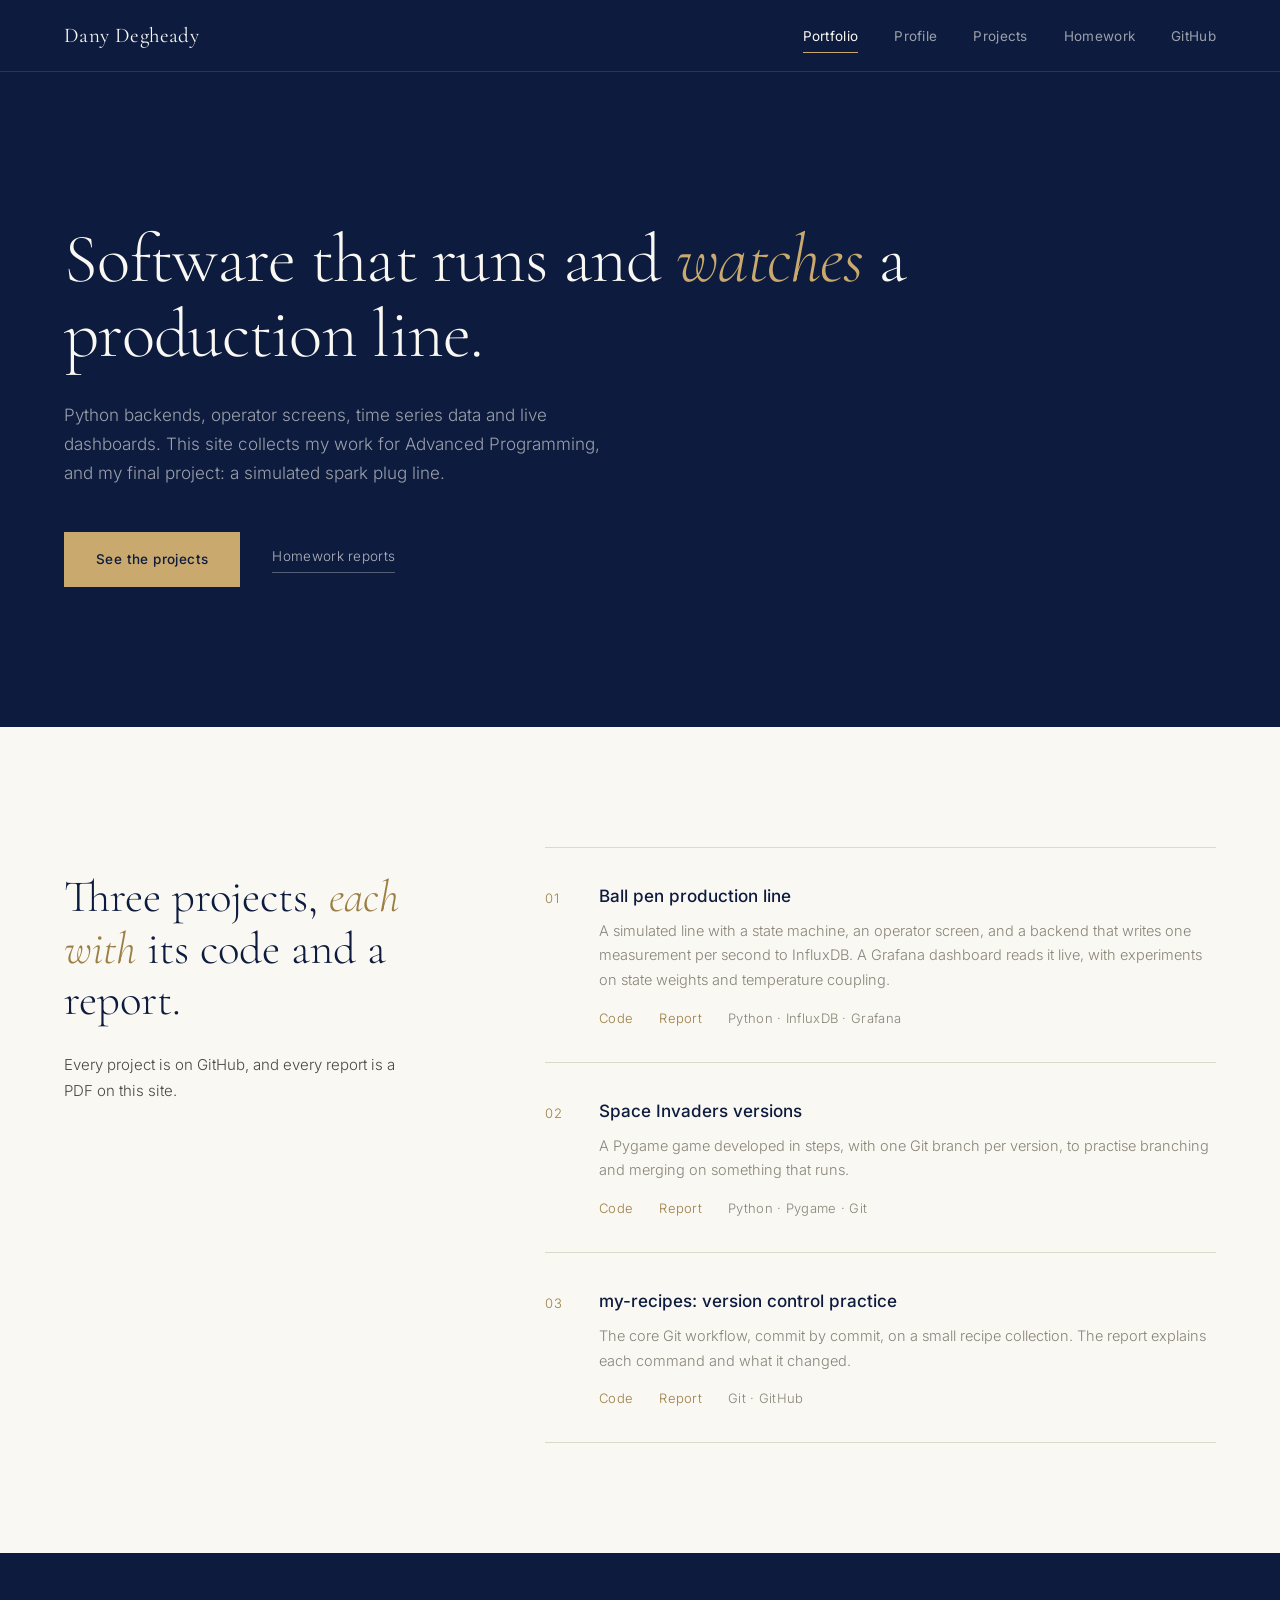
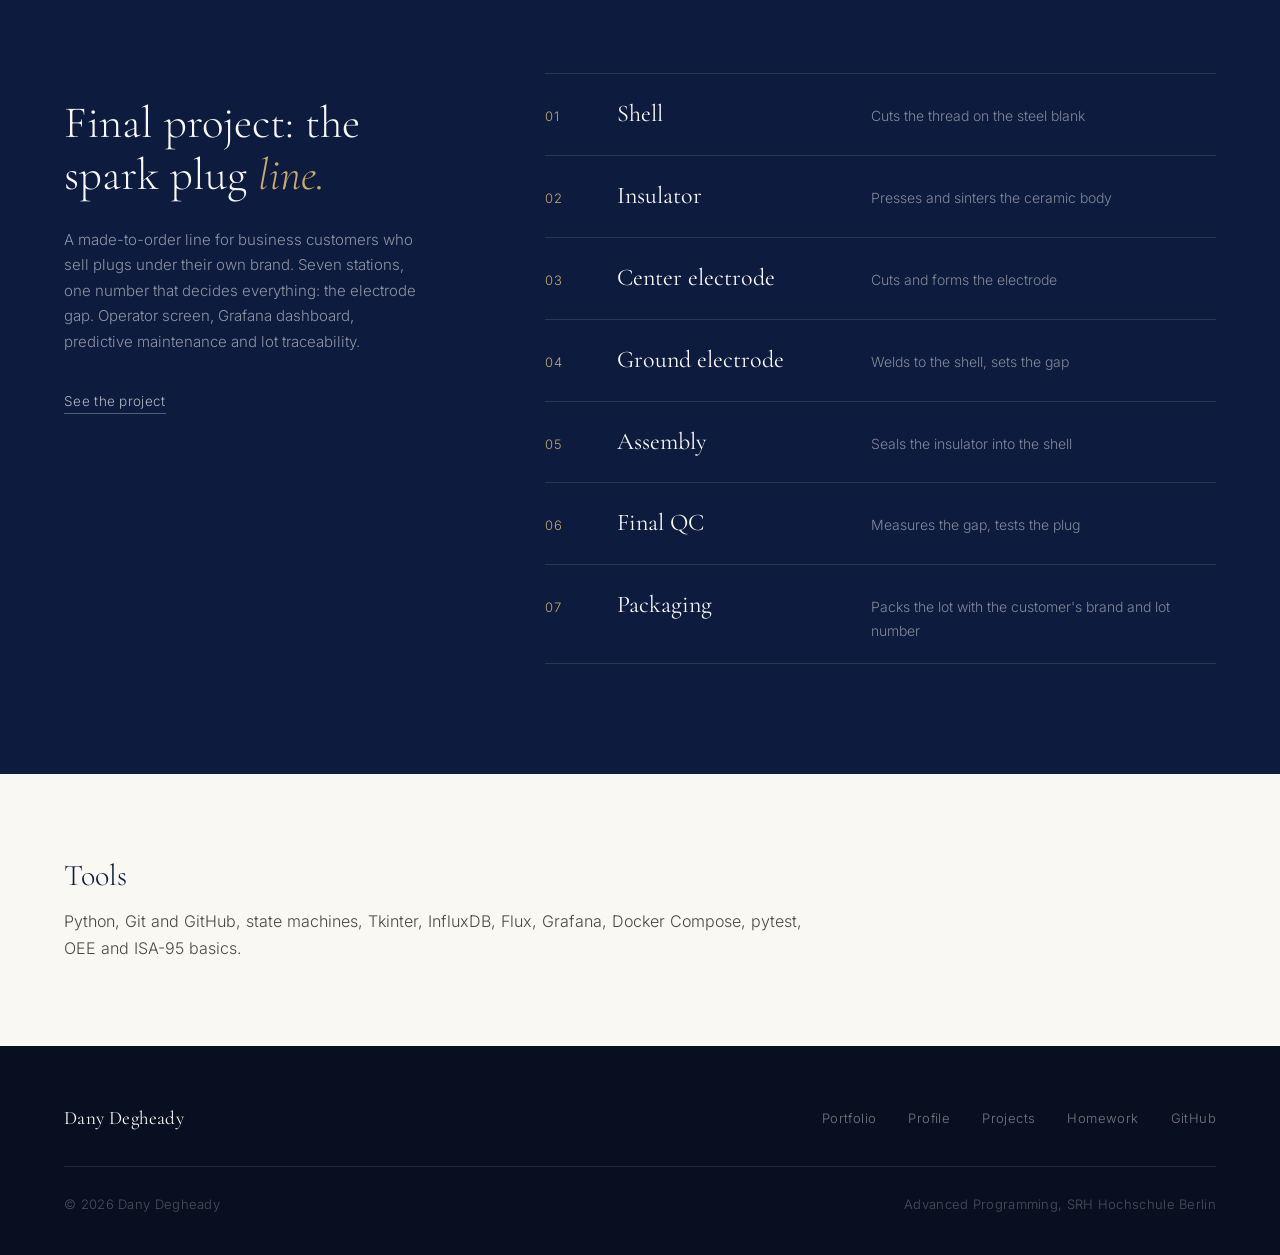
<file: index.html>
<!DOCTYPE html>
<html lang="en">
<head>
<meta charset="utf-8">
<meta name="viewport" content="width=device-width, initial-scale=1">
<title>Dany Degheady | Mechatronics Portfolio</title>
<meta name="description" content="Portfolio of Dany Degheady, Mechatronics Engineering student at SRH Hochschule Berlin: production line simulation, Python, Grafana, InfluxDB.">
<meta name="theme-color" content="#0D1B3E">
<link rel="stylesheet" href="style.css">
</head>
<body>
<header class="nav">
  <a class="logo" href="index.html">Dany Degheady</a>
  <ul>
    <li><a href="index.html" class="active">Portfolio</a></li>
    <li><a href="profile.html">Profile</a></li>
    <li><a href="projects.html">Projects</a></li>
    <li><a href="homework.html">Homework</a></li>
    <li><a href="https://github.com/danydegheady08-lang">GitHub</a></li>
  </ul>
</header>
<main>
<section class="hero">
  <div class="hero-in reveal">
    <div>
      <h1>Software that runs and <em>watches</em> a production line.</h1>
      <p class="sub">Python backends, operator screens, time series data and live dashboards. This site collects my work for Advanced Programming, and my final project: a simulated spark plug line.</p>
      <div class="actions">
        <a class="btn" href="projects.html">See the projects</a>
        <a class="link-u" href="homework.html">Homework reports</a>
      </div>
    </div>
  </div>
</section>

<section class="sec cream">
  <div class="sec-in split reveal">
    <div>
      <h2>Three projects, <em>each with</em> its code and a report.</h2>
      <p>Every project is on GitHub, and every report is a PDF on this site.</p>
    </div>
    <div class="list">
      <div class="item">
        <div class="num">01</div>
        <div>
          <h4>Ball pen production line</h4>
          <p>A simulated line with a state machine, an operator screen, and a backend that writes one measurement per second to InfluxDB. A Grafana dashboard reads it live, with experiments on state weights and temperature coupling.</p>
          <div class="meta"><a href="https://github.com/danydegheady08-lang/production-line">Code</a><a href="homework/HW6_Production_Line_Exercises.pdf">Report</a><span class="tagx">Python &middot; InfluxDB &middot; Grafana</span></div>
        </div>
      </div>
      <div class="item">
        <div class="num">02</div>
        <div>
          <h4>Space Invaders versions</h4>
          <p>A Pygame game developed in steps, with one Git branch per version, to practise branching and merging on something that runs.</p>
          <div class="meta"><a href="https://github.com/danydegheady08-lang/space-invaders">Code</a><a href="homework/HW2_Space_Invaders_Versions.pdf">Report</a><span class="tagx">Python &middot; Pygame &middot; Git</span></div>
        </div>
      </div>
      <div class="item">
        <div class="num">03</div>
        <div>
          <h4>my-recipes: version control practice</h4>
          <p>The core Git workflow, commit by commit, on a small recipe collection. The report explains each command and what it changed.</p>
          <div class="meta"><a href="https://github.com/danydegheady08-lang/my-recipes">Code</a><a href="homework/HW3_Git_Recipes.pdf">Report</a><span class="tagx">Git &middot; GitHub</span></div>
        </div>
      </div>
    </div>
  </div>
</section>

<section class="sec dark">
  <div class="sec-in split dark reveal">
    <div>
      <h2 class="on-dark">Final project: the spark plug <em>line.</em></h2>
      <p>A made-to-order line for business customers who sell plugs under their own brand. Seven stations, one number that decides everything: the electrode gap. Operator screen, Grafana dashboard, predictive maintenance and lot traceability.</p>
      <div style="margin-top:34px"><a class="link-u" href="projects.html#final-project">See the project</a></div>
    </div>
    <div class="stations">
      <div class="st"><span class="no">01</span><b>Shell</b><span>Cuts the thread on the steel blank</span></div>
      <div class="st"><span class="no">02</span><b>Insulator</b><span>Presses and sinters the ceramic body</span></div>
      <div class="st"><span class="no">03</span><b>Center electrode</b><span>Cuts and forms the electrode</span></div>
      <div class="st"><span class="no">04</span><b>Ground electrode</b><span>Welds to the shell, sets the gap</span></div>
      <div class="st"><span class="no">05</span><b>Assembly</b><span>Seals the insulator into the shell</span></div>
      <div class="st"><span class="no">06</span><b>Final QC</b><span>Measures the gap, tests the plug</span></div>
      <div class="st"><span class="no">07</span><b>Packaging</b><span>Packs the lot with the customer's brand and lot number</span></div>
    </div>
  </div>
</section>

<section class="sec cream tight">
  <div class="sec-in reveal">
    <h3 class="small-h">Tools</h3>
    <p class="plain">Python, Git and GitHub, state machines, Tkinter, InfluxDB, Flux, Grafana, Docker Compose, pytest, OEE and ISA-95 basics.</p>
  </div>
</section>
</main>
<footer class="foot-site">
  <div class="foot-in">
    <div class="foot-top">
      <a class="logo" href="index.html">Dany Degheady</a>
      <ul>
        <li><a href="index.html">Portfolio</a></li>
        <li><a href="profile.html">Profile</a></li>
        <li><a href="projects.html">Projects</a></li>
        <li><a href="homework.html">Homework</a></li>
        <li><a href="https://github.com/danydegheady08-lang">GitHub</a></li>
      </ul>
    </div>
    <div class="foot-bot"><span>&copy; 2026 Dany Degheady</span><span>Advanced Programming, SRH Hochschule Berlin</span></div>
  </div>
</footer>
<script>
(function () {
  if (!("IntersectionObserver" in window) || window.matchMedia("(prefers-reduced-motion: reduce)").matches) return;
  var els = document.querySelectorAll(".reveal");
  var io = new IntersectionObserver(function (entries) {
    entries.forEach(function (e) { if (e.isIntersecting) { e.target.classList.add("in"); io.unobserve(e.target); } });
  }, { threshold: 0.12, rootMargin: "0px 0px -6% 0px" });
  document.documentElement.classList.add("js");
  els.forEach(function (el) { io.observe(el); });
})();
</script>
</body>
</html>
</file>
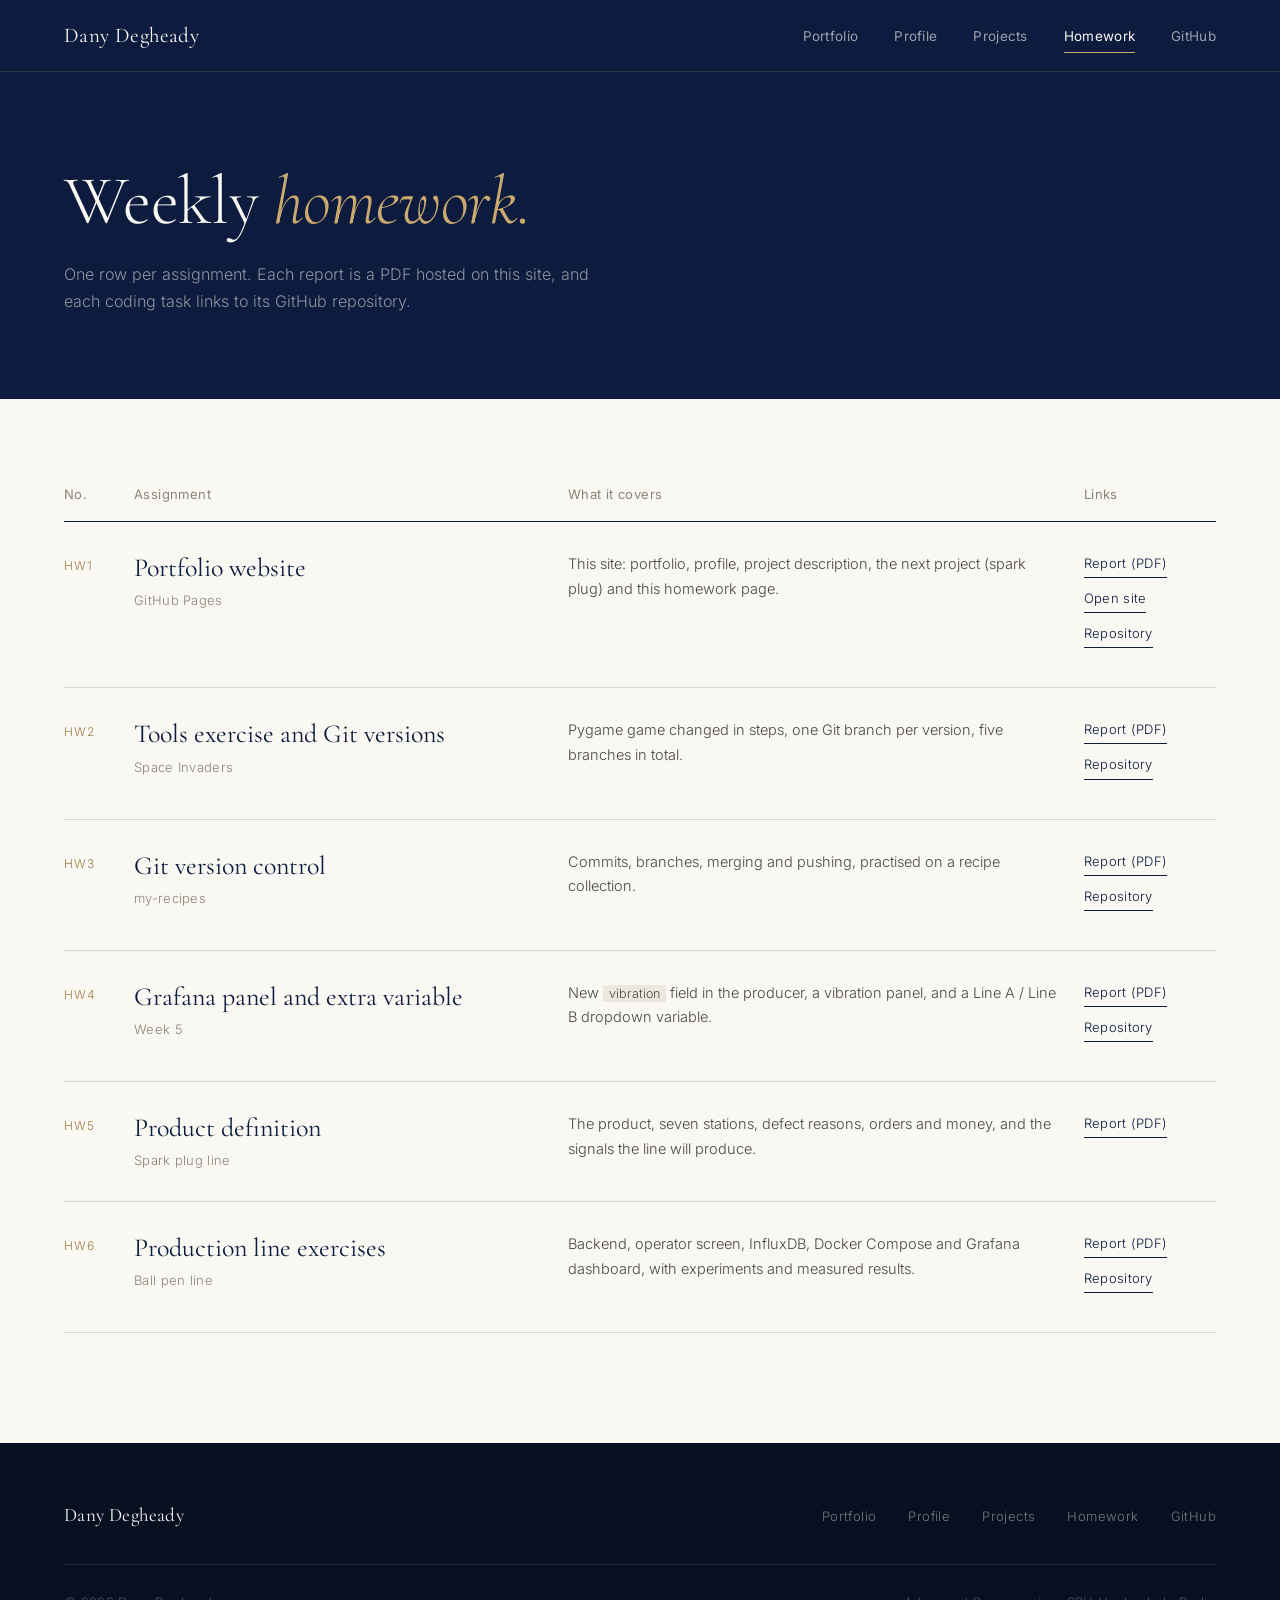
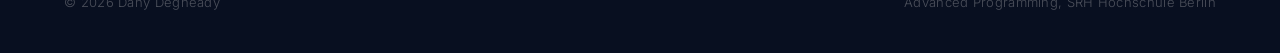
<file: homework.html>
<!DOCTYPE html>
<html lang="en">
<head>
<meta charset="utf-8">
<meta name="viewport" content="width=device-width, initial-scale=1">
<title>Homework | Dany Degheady</title>
<meta name="description" content="Weekly homework for Advanced Programming at SRH Hochschule Berlin, with reports and repositories.">
<meta name="theme-color" content="#0D1B3E">
<link rel="stylesheet" href="style.css">
</head>
<body>
<header class="nav">
  <a class="logo" href="index.html">Dany Degheady</a>
  <ul>
    <li><a href="index.html">Portfolio</a></li>
    <li><a href="profile.html">Profile</a></li>
    <li><a href="projects.html">Projects</a></li>
    <li><a href="homework.html" class="active">Homework</a></li>
    <li><a href="https://github.com/danydegheady08-lang">GitHub</a></li>
  </ul>
</header>
<main>
<section class="pagehead">
  <div class="pagehead-in reveal">
    <h1>Weekly <em>homework.</em></h1>
    <p>One row per assignment. Each report is a PDF hosted on this site, and each coding task links to its GitHub repository.</p>
  </div>
</section>

<section class="sec cream" style="padding-top:84px">
  <div class="sec-in">
    <table class="hw reveal">
      <thead><tr><th>No.</th><th>Assignment</th><th>What it covers</th><th>Links</th></tr></thead>
      <tbody>
        <tr>
          <td class="id">HW1</td>
          <td class="ttl"><b>Portfolio website</b><small>GitHub Pages</small></td>
          <td class="desc">This site: portfolio, profile, project description, the next project (spark plug) and this homework page.</td>
          <td class="lnk"><a href="homework/HW1_Portfolio_Website.pdf">Report (PDF)</a><a href="index.html">Open site</a><a href="https://github.com/danydegheady08-lang/danydegheady08-lang.github.io">Repository</a></td>
        </tr>
        <tr>
          <td class="id">HW2</td>
          <td class="ttl"><b>Tools exercise and Git versions</b><small>Space Invaders</small></td>
          <td class="desc">Pygame game changed in steps, one Git branch per version, five branches in total.</td>
          <td class="lnk"><a href="homework/HW2_Space_Invaders_Versions.pdf">Report (PDF)</a><a href="https://github.com/danydegheady08-lang/space-invaders">Repository</a></td>
        </tr>
        <tr>
          <td class="id">HW3</td>
          <td class="ttl"><b>Git version control</b><small>my-recipes</small></td>
          <td class="desc">Commits, branches, merging and pushing, practised on a recipe collection.</td>
          <td class="lnk"><a href="homework/HW3_Git_Recipes.pdf">Report (PDF)</a><a href="https://github.com/danydegheady08-lang/my-recipes">Repository</a></td>
        </tr>
        <tr>
          <td class="id">HW4</td>
          <td class="ttl"><b>Grafana panel and extra variable</b><small>Week 5</small></td>
          <td class="desc">New <code>vibration</code> field in the producer, a vibration panel, and a Line A / Line B dropdown variable.</td>
          <td class="lnk"><a href="homework/HW4_Grafana_Panel_Extra_Variable.pdf">Report (PDF)</a><a href="https://github.com/danydegheady08-lang/production-line">Repository</a></td>
        </tr>
        <tr>
          <td class="id">HW5</td>
          <td class="ttl"><b>Product definition</b><small>Spark plug line</small></td>
          <td class="desc">The product, seven stations, defect reasons, orders and money, and the signals the line will produce.</td>
          <td class="lnk"><a href="homework/HW5_Product_Definition_Spark_Plug.pdf">Report (PDF)</a></td>
        </tr>
        <tr>
          <td class="id">HW6</td>
          <td class="ttl"><b>Production line exercises</b><small>Ball pen line</small></td>
          <td class="desc">Backend, operator screen, InfluxDB, Docker Compose and Grafana dashboard, with experiments and measured results.</td>
          <td class="lnk"><a href="homework/HW6_Production_Line_Exercises.pdf">Report (PDF)</a><a href="https://github.com/danydegheady08-lang/production-line">Repository</a></td>
        </tr>
      </tbody>
    </table>
  </div>
</section>
</main>
<footer class="foot-site">
  <div class="foot-in">
    <div class="foot-top">
      <a class="logo" href="index.html">Dany Degheady</a>
      <ul>
        <li><a href="index.html">Portfolio</a></li>
        <li><a href="profile.html">Profile</a></li>
        <li><a href="projects.html">Projects</a></li>
        <li><a href="homework.html">Homework</a></li>
        <li><a href="https://github.com/danydegheady08-lang">GitHub</a></li>
      </ul>
    </div>
    <div class="foot-bot"><span>&copy; 2026 Dany Degheady</span><span>Advanced Programming, SRH Hochschule Berlin</span></div>
  </div>
</footer>
<script>
(function () {
  if (!("IntersectionObserver" in window) || window.matchMedia("(prefers-reduced-motion: reduce)").matches) return;
  var els = document.querySelectorAll(".reveal");
  var io = new IntersectionObserver(function (entries) {
    entries.forEach(function (e) { if (e.isIntersecting) { e.target.classList.add("in"); io.unobserve(e.target); } });
  }, { threshold: 0.12, rootMargin: "0px 0px -6% 0px" });
  document.documentElement.classList.add("js");
  els.forEach(function (el) { io.observe(el); });
})();
</script>
</body>
</html>
</file>
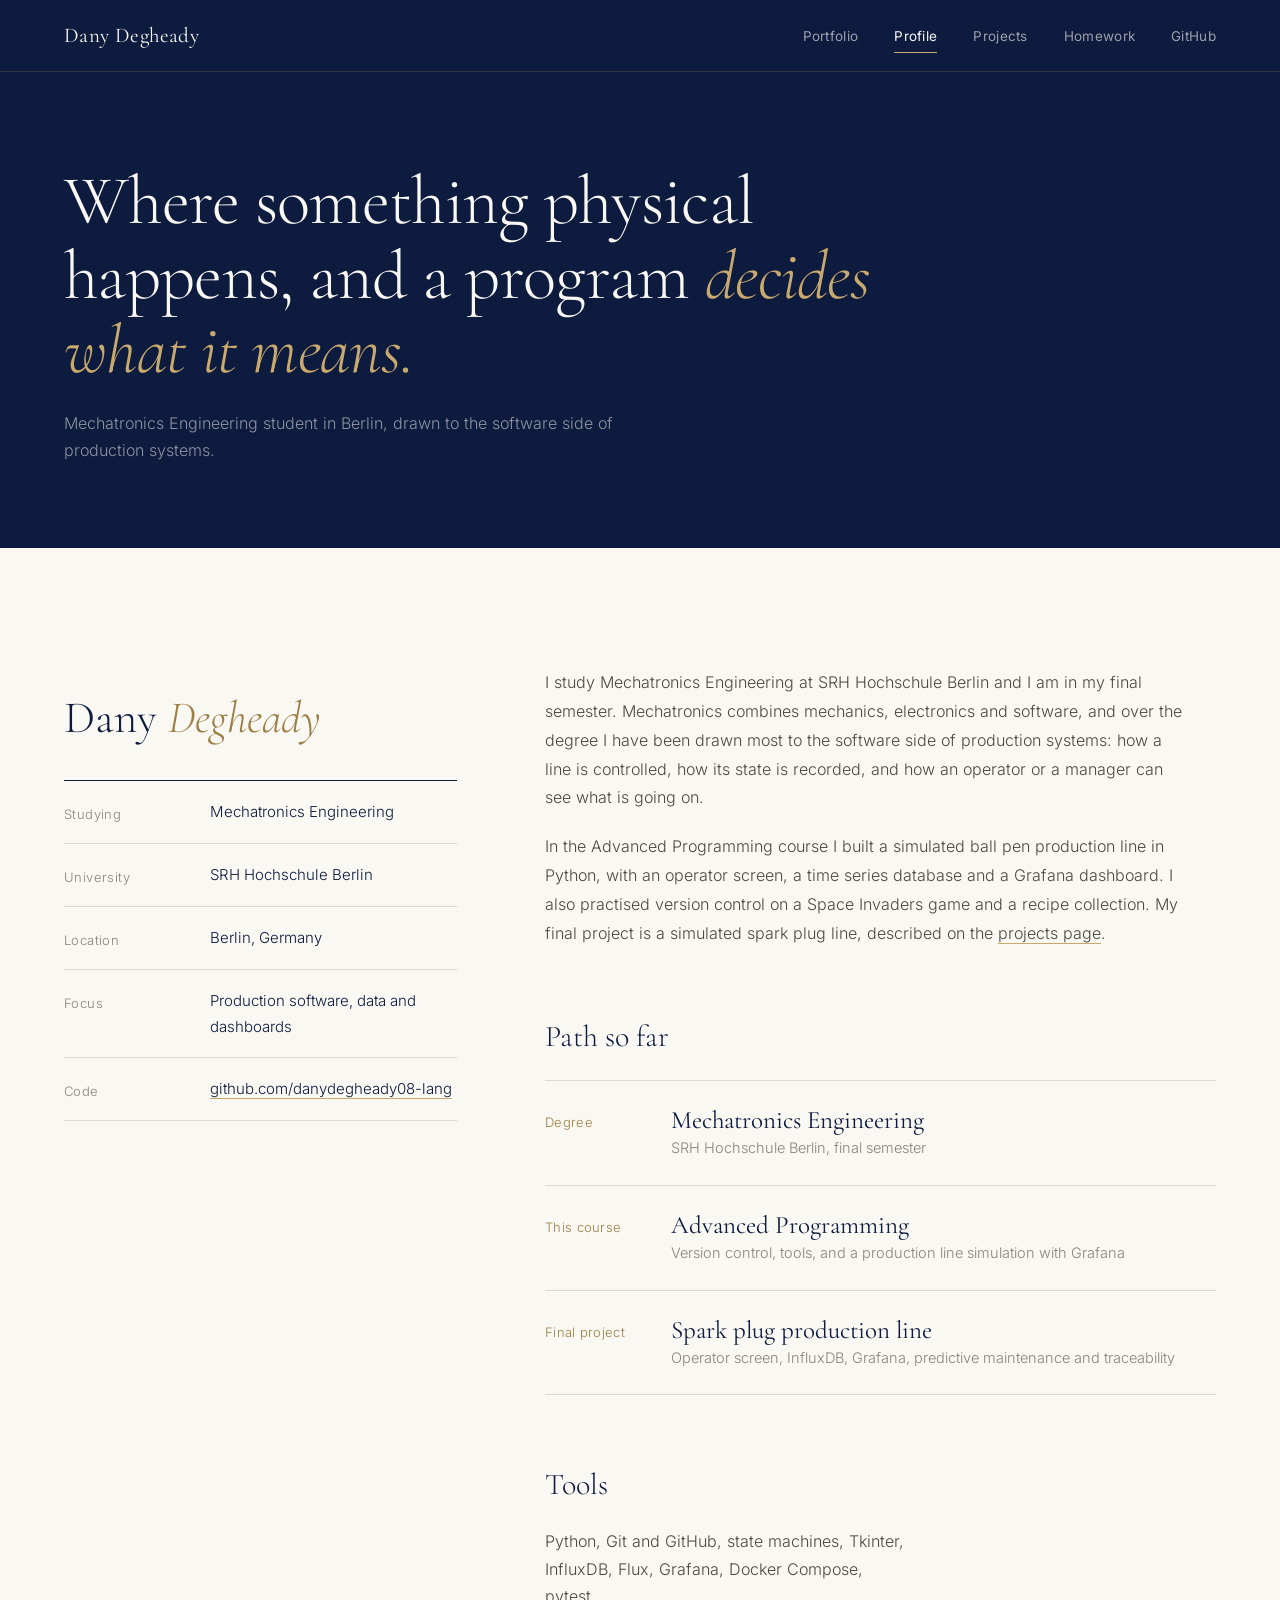
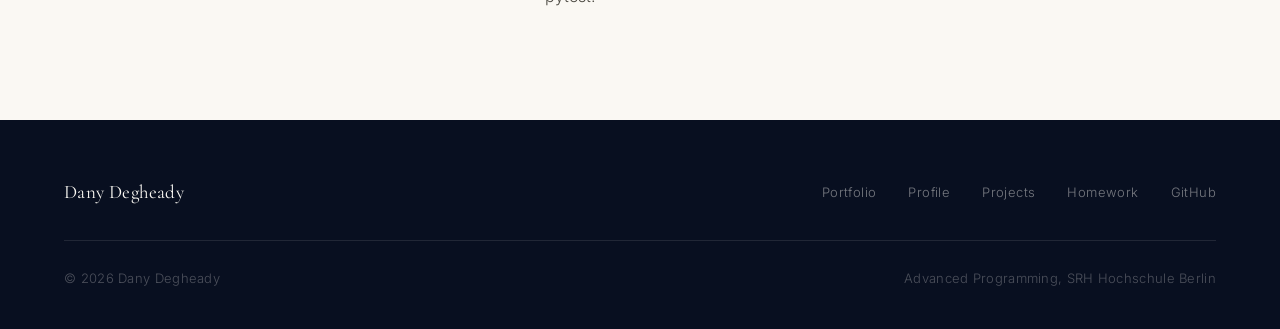
<file: profile.html>
<!DOCTYPE html>
<html lang="en">
<head>
<meta charset="utf-8">
<meta name="viewport" content="width=device-width, initial-scale=1">
<title>Profile | Dany Degheady</title>
<meta name="description" content="Profile of Dany Degheady, Mechatronics Engineering student at SRH Hochschule Berlin.">
<meta name="theme-color" content="#0D1B3E">
<link rel="stylesheet" href="style.css">
</head>
<body>
<header class="nav">
  <a class="logo" href="index.html">Dany Degheady</a>
  <ul>
    <li><a href="index.html">Portfolio</a></li>
    <li><a href="profile.html" class="active">Profile</a></li>
    <li><a href="projects.html">Projects</a></li>
    <li><a href="homework.html">Homework</a></li>
    <li><a href="https://github.com/danydegheady08-lang">GitHub</a></li>
  </ul>
</header>
<main>
<section class="pagehead">
  <div class="pagehead-in reveal">
    <h1>Where something physical happens, and a program <em>decides what it means.</em></h1>
    <p>Mechatronics Engineering student in Berlin, drawn to the software side of production systems.</p>
  </div>
</section>

<section class="sec cream">
  <div class="sec-in split reveal">
    <div>
      <h2 style="margin-bottom:36px">Dany <em>Degheady</em></h2>
      <div class="facts">
        <div class="f"><span class="k">Studying</span><span class="val">Mechatronics Engineering</span></div>
        <div class="f"><span class="k">University</span><span class="val">SRH Hochschule Berlin</span></div>
        <div class="f"><span class="k">Location</span><span class="val">Berlin, Germany</span></div>
        <div class="f"><span class="k">Focus</span><span class="val">Production software, data and dashboards</span></div>
        <div class="f"><span class="k">Code</span><span class="val"><a href="https://github.com/danydegheady08-lang">github.com/danydegheady08-lang</a></span></div>
      </div>
    </div>
    <div>
      <div class="prose">
        <p>I study Mechatronics Engineering at SRH Hochschule Berlin and I am in my final semester. Mechatronics combines mechanics, electronics and software, and over the degree I have been drawn most to the software side of production systems: how a line is controlled, how its state is recorded, and how an operator or a manager can see what is going on.</p>
        <p>In the Advanced Programming course I built a simulated ball pen production line in Python, with an operator screen, a time series database and a Grafana dashboard. I also practised version control on a Space Invaders game and a recipe collection. My final project is a simulated spark plug line, described on the <a href="projects.html#final-project" style="border-bottom:1px solid var(--gold)">projects page</a>.</p>
      </div>

      <div class="sub-h">Path so far</div>
      <div class="timeline">
        <div class="t"><span class="when">Degree</span><div><b>Mechatronics Engineering</b><span>SRH Hochschule Berlin, final semester</span></div></div>
        <div class="t"><span class="when">This course</span><div><b>Advanced Programming</b><span>Version control, tools, and a production line simulation with Grafana</span></div></div>
        <div class="t"><span class="when">Final project</span><div><b>Spark plug production line</b><span>Operator screen, InfluxDB, Grafana, predictive maintenance and traceability</span></div></div>
      </div>

      <div class="sub-h">Tools</div>
      <p class="plain">Python, Git and GitHub, state machines, Tkinter, InfluxDB, Flux, Grafana, Docker Compose, pytest.</p>
    </div>
  </div>
</section>
</main>
<footer class="foot-site">
  <div class="foot-in">
    <div class="foot-top">
      <a class="logo" href="index.html">Dany Degheady</a>
      <ul>
        <li><a href="index.html">Portfolio</a></li>
        <li><a href="profile.html">Profile</a></li>
        <li><a href="projects.html">Projects</a></li>
        <li><a href="homework.html">Homework</a></li>
        <li><a href="https://github.com/danydegheady08-lang">GitHub</a></li>
      </ul>
    </div>
    <div class="foot-bot"><span>&copy; 2026 Dany Degheady</span><span>Advanced Programming, SRH Hochschule Berlin</span></div>
  </div>
</footer>
<script>
(function () {
  if (!("IntersectionObserver" in window) || window.matchMedia("(prefers-reduced-motion: reduce)").matches) return;
  var els = document.querySelectorAll(".reveal");
  var io = new IntersectionObserver(function (entries) {
    entries.forEach(function (e) { if (e.isIntersecting) { e.target.classList.add("in"); io.unobserve(e.target); } });
  }, { threshold: 0.12, rootMargin: "0px 0px -6% 0px" });
  document.documentElement.classList.add("js");
  els.forEach(function (el) { io.observe(el); });
})();
</script>
</body>
</html>
</file>
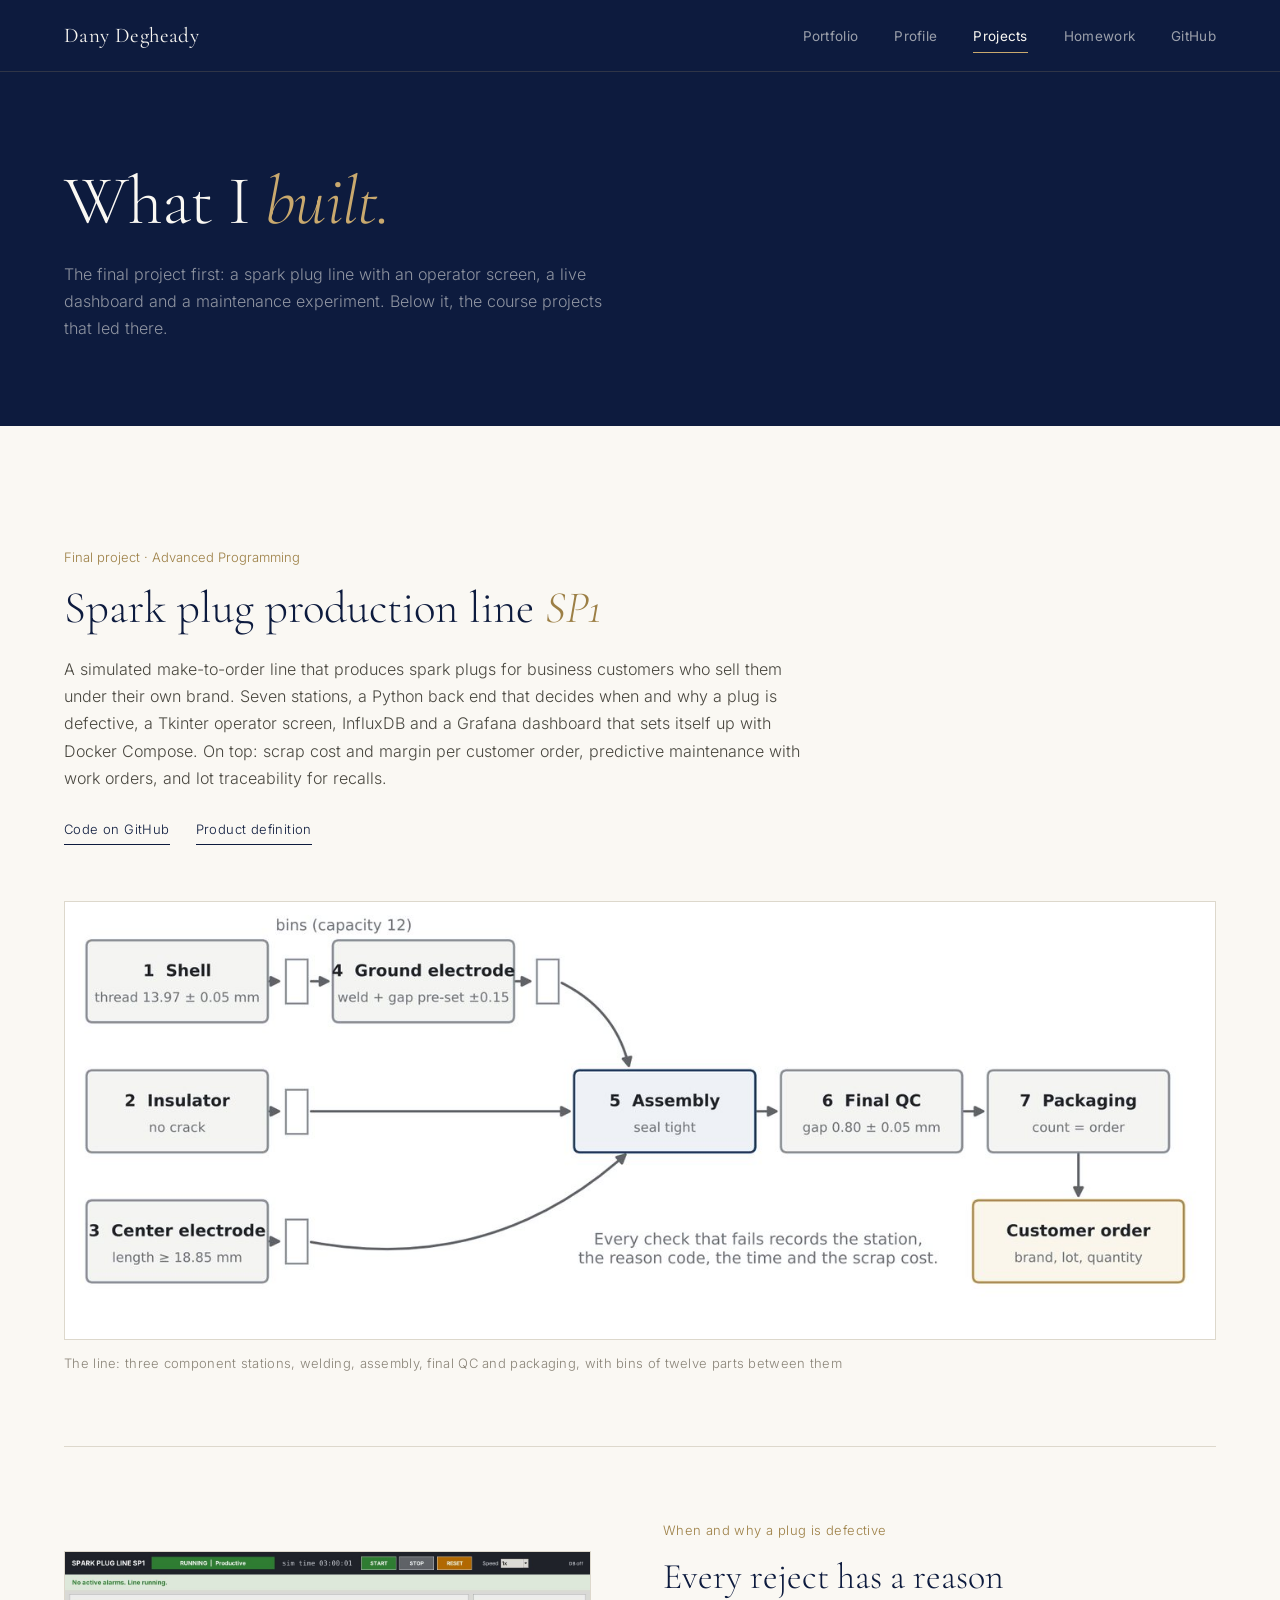
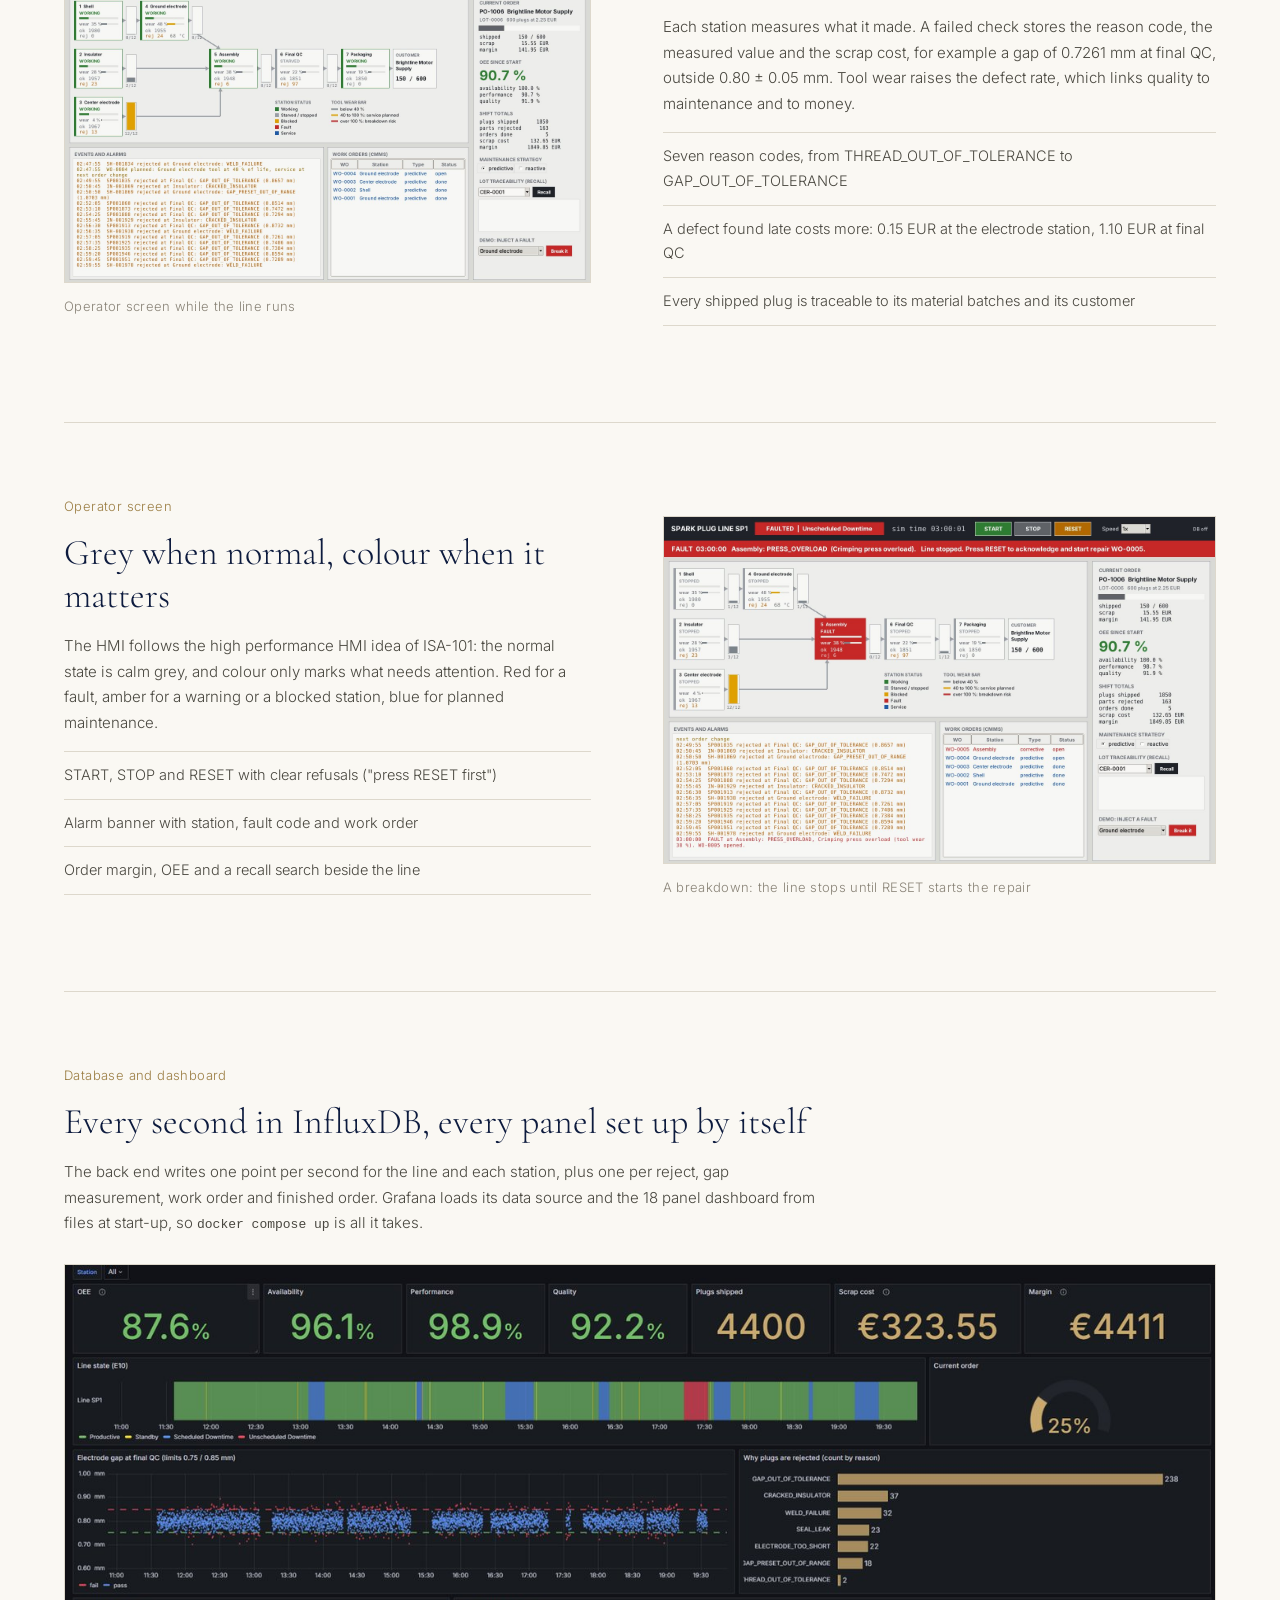
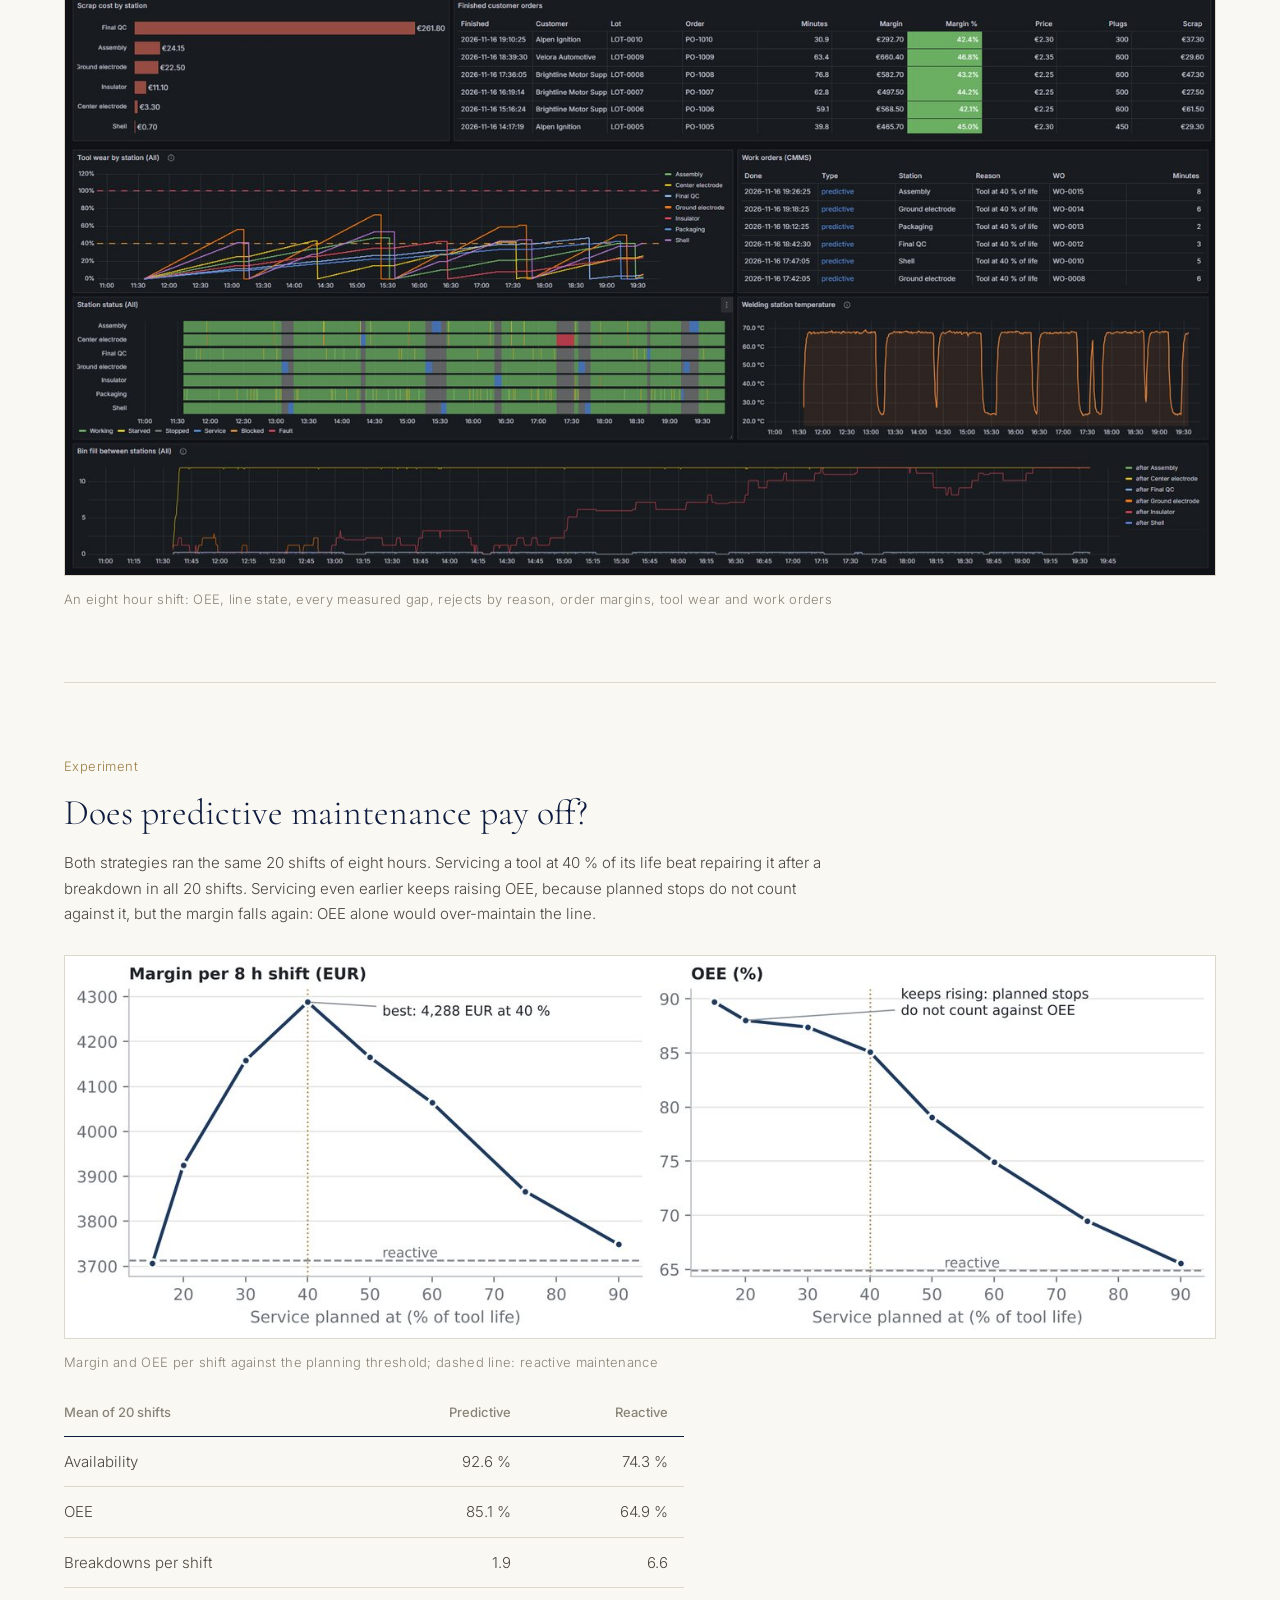
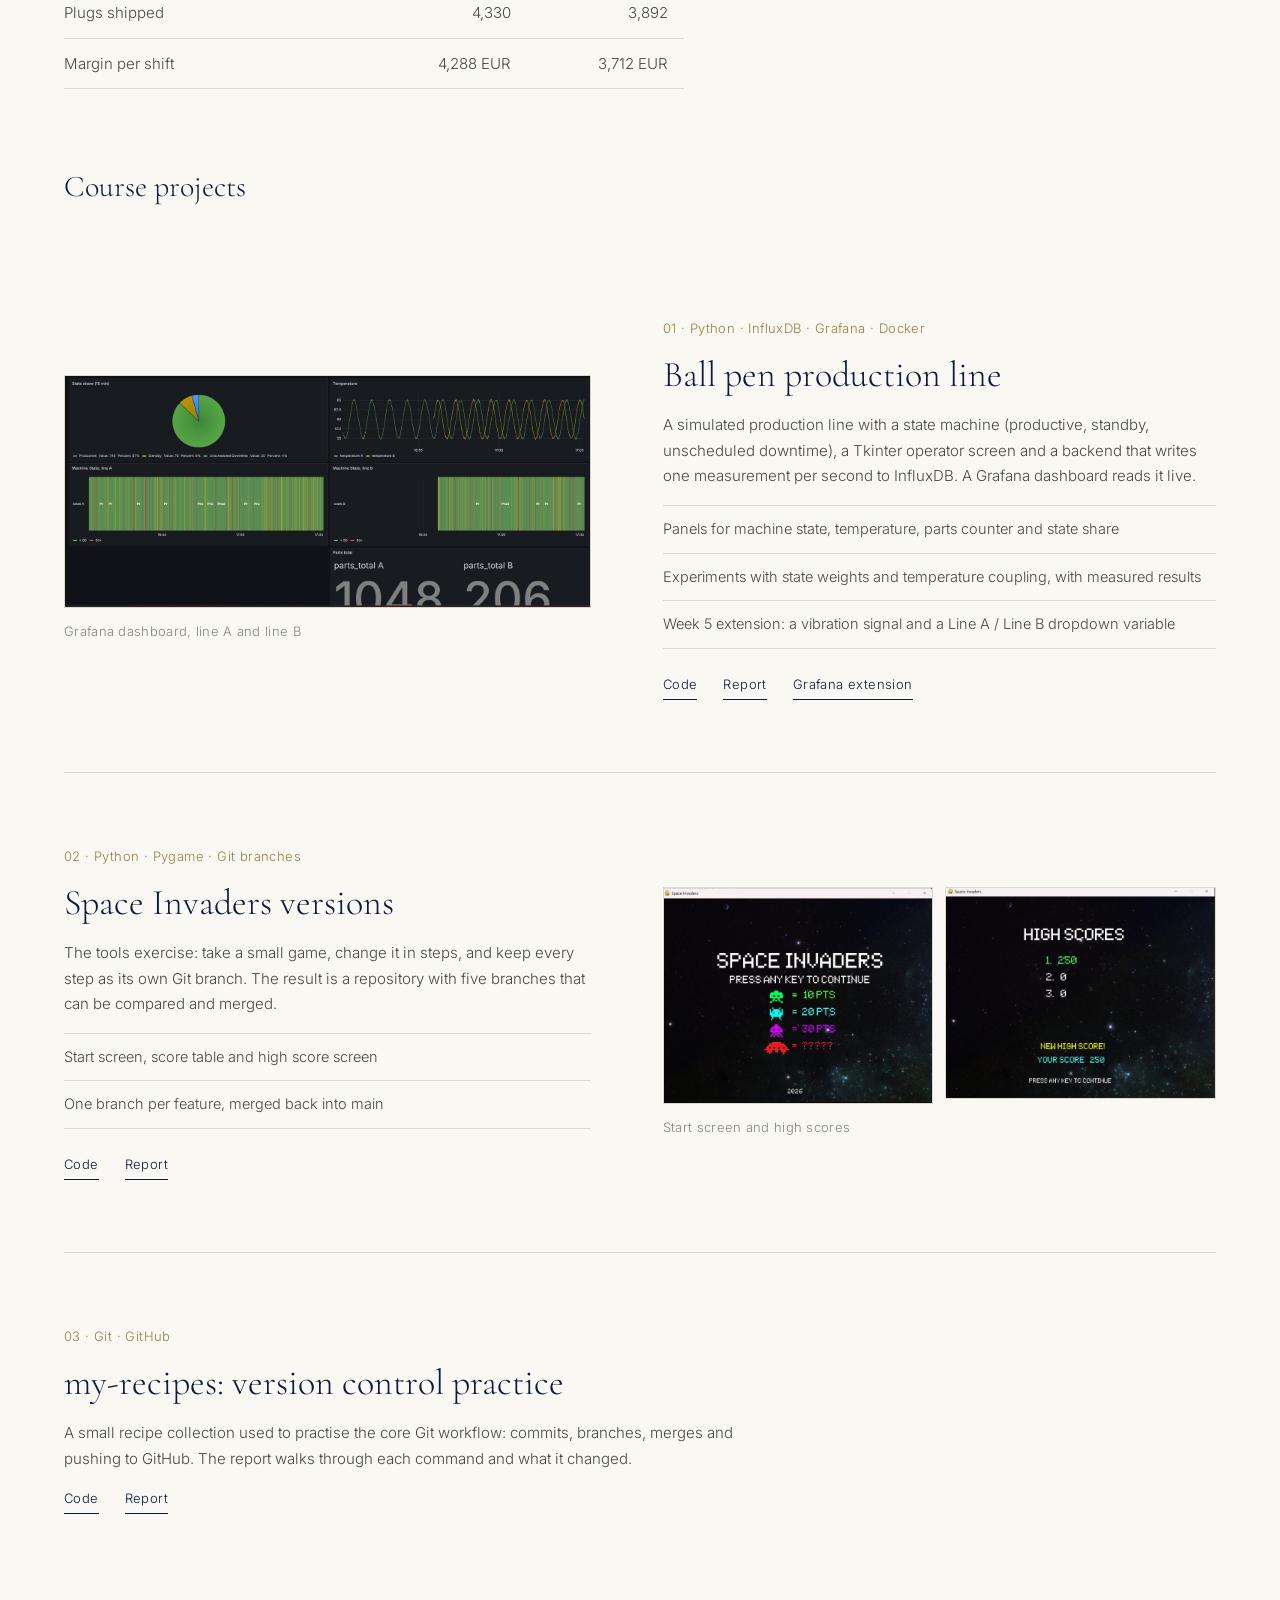
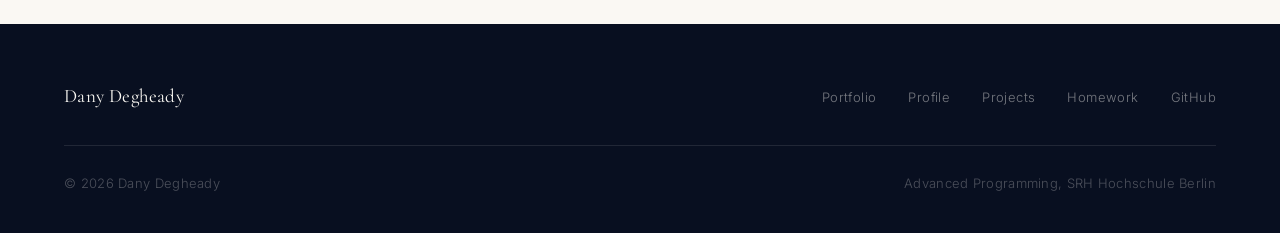
<file: projects.html>
<!DOCTYPE html>
<html lang="en">
<head>
<meta charset="utf-8">
<meta name="viewport" content="width=device-width, initial-scale=1">
<title>Projects | Dany Degheady</title>
<meta name="description" content="Projects by Dany Degheady: ball pen production line, Space Invaders versions, Git recipes and the upcoming spark plug production line.">
<meta name="theme-color" content="#0D1B3E">
<link rel="stylesheet" href="style.css">
</head>
<body>
<header class="nav">
  <a class="logo" href="index.html">Dany Degheady</a>
  <ul>
    <li><a href="index.html">Portfolio</a></li>
    <li><a href="profile.html">Profile</a></li>
    <li><a href="projects.html" class="active">Projects</a></li>
    <li><a href="homework.html">Homework</a></li>
    <li><a href="https://github.com/danydegheady08-lang">GitHub</a></li>
  </ul>
</header>
<main>
<section class="pagehead">
  <div class="pagehead-in reveal">
    <h1>What I <em>built.</em></h1>
    <p>The final project first: a spark plug line with an operator screen, a live dashboard and a maintenance experiment. Below it, the course projects that led there.</p>
  </div>
</section>

<section class="sec cream" id="final-project" style="padding-bottom:40px">
  <span id="spark-plug"></span>
  <div class="sec-in">
    <div class="reveal" style="max-width:820px">
      <div class="kicker" style="font-size:13px;color:var(--gold-deep);margin-bottom:14px">Final project &middot; Advanced Programming</div>
      <h2>Spark plug production line <em>SP1</em></h2>
      <p class="plain" style="margin-top:22px">A simulated make-to-order line that produces spark plugs for business customers who sell them under their own brand. Seven stations, a Python back end that decides when and why a plug is defective, a Tkinter operator screen, InfluxDB and a Grafana dashboard that sets itself up with Docker Compose. On top: scrap cost and margin per customer order, predictive maintenance with work orders, and lot traceability for recalls.</p>
      <div class="meta proj" style="display:flex;gap:26px;margin-top:26px;padding:0;border:0">
        <a href="https://github.com/danydegheady08-lang/sparkplug-line">Code on GitHub</a>
        <a href="homework/HW5_Product_Definition_Spark_Plug.pdf">Product definition</a>
      </div>
    </div>
    <figure class="shot reveal" style="margin-top:56px">
      <img src="assets/img/sp-line.jpg" alt="Line concept: seven stations with bins between them and the check each station performs">
      <figcaption>The line: three component stations, welding, assembly, final QC and packaging, with bins of twelve parts between them</figcaption>
    </figure>

    <article class="reveal proj" style="margin-top:72px;padding-top:72px;border-top:1px solid var(--rule)">
      <figure class="shot">
        <img src="assets/img/sp-hmi-running.jpg" alt="Operator screen of the spark plug line while running">
        <figcaption>Operator screen while the line runs</figcaption>
      </figure>
      <div>
        <div class="kicker">When and why a plug is defective</div>
        <h3>Every reject has a reason</h3>
        <p>Each station measures what it made. A failed check stores the reason code, the measured value and the scrap cost, for example a gap of 0.7261 mm at final QC, outside 0.80 &plusmn; 0.05 mm. Tool wear raises the defect rate, which links quality to maintenance and to money.</p>
        <ul>
          <li>Seven reason codes, from THREAD_OUT_OF_TOLERANCE to GAP_OUT_OF_TOLERANCE</li>
          <li>A defect found late costs more: 0.15 EUR at the electrode station, 1.10 EUR at final QC</li>
          <li>Every shipped plug is traceable to its material batches and its customer</li>
        </ul>
      </div>
    </article>

    <article class="reveal proj flip">
      <figure class="shot">
        <img src="assets/img/sp-hmi-fault.jpg" alt="Operator screen showing a fault at the assembly press">
        <figcaption>A breakdown: the line stops until RESET starts the repair</figcaption>
      </figure>
      <div>
        <div class="kicker">Operator screen</div>
        <h3>Grey when normal, colour when it matters</h3>
        <p>The HMI follows the high performance HMI idea of ISA-101: the normal state is calm grey, and colour only marks what needs attention. Red for a fault, amber for a warning or a blocked station, blue for planned maintenance.</p>
        <ul>
          <li>START, STOP and RESET with clear refusals ("press RESET first")</li>
          <li>Alarm banner with station, fault code and work order</li>
          <li>Order margin, OEE and a recall search beside the line</li>
        </ul>
      </div>
    </article>
    <article class="reveal proj" style="grid-template-columns:1fr">
      <div>
        <div class="kicker">Database and dashboard</div>
        <h3>Every second in InfluxDB, every panel set up by itself</h3>
        <p style="max-width:760px">The back end writes one point per second for the line and each station, plus one per reject, gap measurement, work order and finished order. Grafana loads its data source and the 18 panel dashboard from files at start-up, so <code style="font-size:13px">docker compose up</code> is all it takes.</p>
        <figure class="shot" style="margin-top:28px">
          <img src="assets/img/sp-grafana.jpg" alt="Grafana dashboard of the spark plug line after an eight hour shift">
          <figcaption>An eight hour shift: OEE, line state, every measured gap, rejects by reason, order margins, tool wear and work orders</figcaption>
        </figure>
      </div>
    </article>
    <article class="reveal proj" style="grid-template-columns:1fr">
      <div>
        <div class="kicker">Experiment</div>
        <h3>Does predictive maintenance pay off?</h3>
        <p style="max-width:760px">Both strategies ran the same 20 shifts of eight hours. Servicing a tool at 40 % of its life beat repairing it after a breakdown in all 20 shifts. Servicing even earlier keeps raising OEE, because planned stops do not count against it, but the margin falls again: OEE alone would over-maintain the line.</p>
        <figure class="shot" style="margin:28px 0">
          <img src="assets/img/sp-sweep.jpg" alt="Margin and OEE against the maintenance planning threshold">
          <figcaption>Margin and OEE per shift against the planning threshold; dashed line: reactive maintenance</figcaption>
        </figure>
        <table class="results">
          <thead><tr><th>Mean of 20 shifts</th><th>Predictive</th><th>Reactive</th></tr></thead>
          <tbody>
            <tr><td>Availability</td><td>92.6 %</td><td>74.3 %</td></tr>
            <tr><td>OEE</td><td>85.1 %</td><td>64.9 %</td></tr>
            <tr><td>Breakdowns per shift</td><td>1.9</td><td>6.6</td></tr>
            <tr><td>Plugs shipped</td><td>4,330</td><td>3,892</td></tr>
            <tr><td>Margin per shift</td><td>4,288 EUR</td><td>3,712 EUR</td></tr>
          </tbody>
        </table>
      </div>
    </article>
  </div>
</section>

<section class="sec cream" style="padding-top:40px">
  <div class="sec-in">
    <h3 class="small-h reveal" style="margin-bottom:40px">Course projects</h3>

    <article class="reveal proj" id="production-line">
      <figure class="shot">
        <img src="assets/img/grafana-line-a-vs-b.jpg" alt="Grafana dashboard comparing line A and line B">
        <figcaption>Grafana dashboard, line A and line B</figcaption>
      </figure>
      <div>
        <div class="kicker">01 &middot; Python &middot; InfluxDB &middot; Grafana &middot; Docker</div>
        <h3>Ball pen production line</h3>
        <p>A simulated production line with a state machine (productive, standby, unscheduled downtime), a Tkinter operator screen and a backend that writes one measurement per second to InfluxDB. A Grafana dashboard reads it live.</p>
        <ul>
          <li>Panels for machine state, temperature, parts counter and state share</li>
          <li>Experiments with state weights and temperature coupling, with measured results</li>
          <li>Week 5 extension: a vibration signal and a Line A / Line B dropdown variable</li>
        </ul>
        <div class="meta">
          <a href="https://github.com/danydegheady08-lang/production-line">Code</a>
          <a href="homework/HW6_Production_Line_Exercises.pdf">Report</a>
          <a href="homework/HW4_Grafana_Panel_Extra_Variable.pdf">Grafana extension</a>
        </div>
      </div>
    </article>

    <article class="reveal proj flip" id="space-invaders">
      <div class="shot two">
        <img src="assets/img/space-menu.jpg" alt="Space Invaders start screen">
        <img src="assets/img/space-highscores.jpg" alt="Space Invaders high score screen">
        <div class="cap">Start screen and high scores</div>
      </div>
      <div>
        <div class="kicker">02 &middot; Python &middot; Pygame &middot; Git branches</div>
        <h3>Space Invaders versions</h3>
        <p>The tools exercise: take a small game, change it in steps, and keep every step as its own Git branch. The result is a repository with five branches that can be compared and merged.</p>
        <ul>
          <li>Start screen, score table and high score screen</li>
          <li>One branch per feature, merged back into main</li>
        </ul>
        <div class="meta">
          <a href="https://github.com/danydegheady08-lang/space-invaders">Code</a>
          <a href="homework/HW2_Space_Invaders_Versions.pdf">Report</a>
        </div>
      </div>
    </article>

    <article class="reveal proj" id="recipes" style="grid-template-columns:1fr">
      <div style="max-width:720px">
        <div class="kicker">03 &middot; Git &middot; GitHub</div>
        <h3>my-recipes: version control practice</h3>
        <p>A small recipe collection used to practise the core Git workflow: commits, branches, merges and pushing to GitHub. The report walks through each command and what it changed.</p>
        <div class="meta">
          <a href="https://github.com/danydegheady08-lang/my-recipes">Code</a>
          <a href="homework/HW3_Git_Recipes.pdf">Report</a>
        </div>
      </div>
    </article>

  </div>
</section>
</main>
<footer class="foot-site">
  <div class="foot-in">
    <div class="foot-top">
      <a class="logo" href="index.html">Dany Degheady</a>
      <ul>
        <li><a href="index.html">Portfolio</a></li>
        <li><a href="profile.html">Profile</a></li>
        <li><a href="projects.html">Projects</a></li>
        <li><a href="homework.html">Homework</a></li>
        <li><a href="https://github.com/danydegheady08-lang">GitHub</a></li>
      </ul>
    </div>
    <div class="foot-bot"><span>&copy; 2026 Dany Degheady</span><span>Advanced Programming, SRH Hochschule Berlin</span></div>
  </div>
</footer>
<script>
(function () {
  if (!("IntersectionObserver" in window) || window.matchMedia("(prefers-reduced-motion: reduce)").matches) return;
  var els = document.querySelectorAll(".reveal");
  var io = new IntersectionObserver(function (entries) {
    entries.forEach(function (e) { if (e.isIntersecting) { e.target.classList.add("in"); io.unobserve(e.target); } });
  }, { threshold: 0.12, rootMargin: "0px 0px -6% 0px" });
  document.documentElement.classList.add("js");
  els.forEach(function (el) { io.observe(el); });
})();
</script>
</body>
</html>
</file>
<file: style.css>
/* Fonts, self-hosted (no requests to Google) */
@font-face { font-family: "Cormorant Garamond"; font-weight: 300; font-style: normal; font-display: swap; src: url("assets/fonts/cormorant-garamond-latin-300-normal.woff2") format("woff2"); }
@font-face { font-family: "Cormorant Garamond"; font-weight: 400; font-style: normal; font-display: swap; src: url("assets/fonts/cormorant-garamond-latin-400-normal.woff2") format("woff2"); }
@font-face { font-family: "Cormorant Garamond"; font-weight: 500; font-style: normal; font-display: swap; src: url("assets/fonts/cormorant-garamond-latin-500-normal.woff2") format("woff2"); }
@font-face { font-family: "Cormorant Garamond"; font-weight: 300; font-style: italic; font-display: swap; src: url("assets/fonts/cormorant-garamond-latin-300-italic.woff2") format("woff2"); }
@font-face { font-family: "Cormorant Garamond"; font-weight: 400; font-style: italic; font-display: swap; src: url("assets/fonts/cormorant-garamond-latin-400-italic.woff2") format("woff2"); }
@font-face { font-family: "Inter"; font-weight: 300; font-style: normal; font-display: swap; src: url("assets/fonts/inter-latin-300-normal.woff2") format("woff2"); }
@font-face { font-family: "Inter"; font-weight: 400; font-style: normal; font-display: swap; src: url("assets/fonts/inter-latin-400-normal.woff2") format("woff2"); }
@font-face { font-family: "Inter"; font-weight: 500; font-style: normal; font-display: swap; src: url("assets/fonts/inter-latin-500-normal.woff2") format("woff2"); }
@font-face { font-family: "Inter"; font-weight: 600; font-style: normal; font-display: swap; src: url("assets/fonts/inter-latin-600-normal.woff2") format("woff2"); }

:root {
  --cream: #FAF8F3;
  --cream-dark: #F2EFE8;
  --parchment: #EDE8DE;
  --rule: #DDD8CC;
  --gold: #C9A96E;
  --gold-light: #E8D5B0;
  --gold-deep: #9C7F45;
  --navy: #0D1B3E;
  --navy-mid: #162347;
  --navy-light: #1E2F5C;
  --navy-deep: #080F20;
  --text: #1A1A24;
  --text-mid: #4A4840;
  --text-light: #8A8478;
  --serif: "Cormorant Garamond", Georgia, serif;
  --sans: "Inter", system-ui, -apple-system, "Segoe UI", Arial, sans-serif;
  --mono: "Inter", system-ui, -apple-system, "Segoe UI", Arial, sans-serif;
  --pad: 64px;
}

* { box-sizing: border-box; }
html { scroll-behavior: smooth; }
body {
  margin: 0;
  background: var(--cream);
  color: var(--text);
  font-family: var(--sans);
  font-weight: 300;
  font-size: 15px;
  line-height: 1.7;
  -webkit-font-smoothing: antialiased;
}
a { color: inherit; text-decoration: none; }
img { max-width: 100%; display: block; }

/* ---------- navigation ---------- */
.nav {
  position: sticky; top: 0; z-index: 50;
  background: var(--navy);
  border-bottom: 1px solid rgba(201, 169, 110, 0.18);
  height: 72px;
  padding: 0 var(--pad);
  display: flex; align-items: center; justify-content: space-between;
}
.logo {
  font-family: var(--serif); font-weight: 400; font-size: 21px; letter-spacing: 0.4px; color: var(--cream);
  transition: color .3s;
}
.logo:hover { color: var(--gold-light); }
.nav ul { list-style: none; display: flex; gap: 36px; margin: 0; padding: 0; }
.nav ul a {
  font-family: var(--sans); font-size: 13.5px; font-weight: 400; letter-spacing: 0.3px;
  color: rgba(250, 248, 243, 0.6);
  padding: 8px 0; border-bottom: 1px solid transparent;
  transition: color .3s ease, border-color .3s ease;
}
.nav ul a:hover { color: var(--cream); }
.nav ul a.active { color: var(--cream); border-bottom-color: var(--gold); }

/* ---------- shared type ---------- */

h1, h2, h3 { font-family: var(--serif); font-weight: 300; margin: 0; }
h1 { font-size: clamp(40px, 5.4vw, 70px); line-height: 1.08; letter-spacing: -0.7px; color: var(--cream); }
h2 { font-size: clamp(32px, 3.6vw, 45px); line-height: 1.15; color: var(--navy); }
h2.on-dark { color: var(--cream); }
h3 { font-size: 30px; line-height: 1.2; color: var(--navy); }
em { font-style: italic; color: var(--gold); }
h2 em { color: var(--gold-deep); }
h2.on-dark em { color: var(--gold); }

.btn {
  display: inline-block;
  font-family: var(--sans); font-size: 13.5px; letter-spacing: 0.4px; font-weight: 500;
  padding: 16px 32px; background: var(--gold); color: var(--navy);
  transition: background .3s ease, transform .3s ease;
}
.btn:hover { background: var(--gold-light); transform: translateY(-1px); }
.link-u {
  font-family: var(--sans); font-size: 13.5px; letter-spacing: 0.3px;
  color: rgba(250, 248, 243, 0.7);
  padding-bottom: 4px; border-bottom: 1px solid rgba(250, 248, 243, 0.3);
  transition: color .3s ease, border-color .3s ease;
}
.link-u:hover { color: var(--gold); border-color: var(--gold); }
.link-u.dark { color: var(--navy); border-bottom-color: var(--navy); }
.link-u.dark:hover { color: var(--gold-deep); border-color: var(--gold-deep); }

/* ---------- hero ---------- */
.hero { background: var(--navy); padding: 150px var(--pad) 140px; }
.hero-in {
  max-width: 1240px; margin: 0 auto;
  max-width: 1240px; margin: 0 auto;
}
.hero h1 { margin: 0 0 30px; max-width: 880px; }
.hero p.sub { font-size: 17px; color: rgba(250, 248, 243, 0.6); max-width: 540px; margin: 0 0 44px; }
.hero .actions { display: flex; align-items: center; gap: 32px; flex-wrap: wrap; }
.hero .fine {
  font-family: var(--mono); font-size: 13px; letter-spacing: 0.3px;
  color: rgba(250, 248, 243, 0.3); margin-top: 30px;
}

/* ---------- sections ---------- */
.sec { padding: 120px var(--pad) 110px; }
.sec.cream { background: var(--cream); }
.sec.dark { background: var(--navy); }
.sec.tight { padding-top: 84px; padding-bottom: 84px; }
.sec-in { max-width: 1240px; margin: 0 auto; }
.split { display: grid; grid-template-columns: 0.82fr 1.4fr; gap: 88px; align-items: start; }
.split h2 { margin: 24px 0 26px; }
.split p { color: var(--text-mid); max-width: 360px; }
.split.dark p { color: rgba(250, 248, 243, 0.55); }

.list { border-top: 1px solid var(--rule); }
.list .item {
  display: grid; grid-template-columns: 46px 1fr; gap: 8px;
  padding: 34px 0 32px; border-bottom: 1px solid var(--rule);
}
.list .num { font-family: var(--mono); font-size: 13px; color: var(--gold-deep); padding-top: 5px; letter-spacing: 1px; }
.list h4 { margin: 0 0 8px; font-family: var(--sans); font-size: 17px; font-weight: 500; color: var(--navy); }
.list p { margin: 0 0 14px; max-width: 640px; color: var(--text-light); font-size: 14.5px; }
.list .meta { display: flex; gap: 26px; flex-wrap: wrap; }
.list .meta a, .list .meta span {
  font-family: var(--mono); font-size: 13px; letter-spacing: 0.3px; color: var(--gold-deep);
  border-bottom: 1px solid transparent; transition: border-color .3s ease, color .3s ease;
}
.list .meta a:hover { border-bottom-color: var(--gold-deep); }
.list .meta .tagx { color: var(--text-light); }

/* stations (dark section) */
.stations { border-top: 1px solid rgba(250, 248, 243, 0.12); }
.stations .st {
  display: grid; grid-template-columns: 56px 1.1fr 1.6fr; gap: 16px; align-items: baseline;
  padding: 20px 0; border-bottom: 1px solid rgba(250, 248, 243, 0.12);
}
.stations .st .no { font-family: var(--mono); font-size: 13px; color: var(--gold); letter-spacing: 1px; }
.stations .st b { font-family: var(--serif); font-size: 24px; font-weight: 400; color: var(--cream); }
.stations .st span { font-size: 14px; color: rgba(250, 248, 243, 0.5); }

.chips { display: flex; flex-wrap: wrap; gap: 10px; margin-top: 34px; }
.chips span {
  font-family: var(--mono); font-size: 13px; letter-spacing: 0.3px;
  border: 1px solid var(--rule); color: var(--text-mid); padding: 9px 14px; background: var(--cream-dark);
}

/* ---------- page head (inner pages) ---------- */
.pagehead { background: var(--navy); padding: 92px var(--pad) 84px; }
.pagehead-in { max-width: 1240px; margin: 0 auto; }
.pagehead h1 { margin: 24px 0 22px; max-width: 880px; }
.pagehead p { font-size: 16px; color: rgba(250, 248, 243, 0.55); max-width: 560px; margin: 0; }

/* ---------- project blocks ---------- */
.proj { display: grid; grid-template-columns: 1fr 1.05fr; gap: 72px; align-items: center; padding: 72px 0; border-bottom: 1px solid var(--rule); }
.proj:first-child { padding-top: 0; }
.proj:last-child { border-bottom: none; padding-bottom: 0; }
.proj.flip .shot { order: 2; }
.proj .kicker { font-family: var(--mono); font-size: 13px; letter-spacing: 0.4px; color: var(--gold-deep); margin-bottom: 14px; }
.proj h3 { margin-bottom: 16px; font-size: 36px; }
.proj p { color: var(--text-mid); margin: 0 0 16px; }
.proj ul { margin: 0 0 24px; padding: 0; list-style: none; border-top: 1px solid var(--rule); }
.proj li { padding: 11px 0 11px 0; border-bottom: 1px solid var(--rule); color: var(--text-mid); font-size: 14.5px; }
.proj .meta { display: flex; gap: 26px; flex-wrap: wrap; }
.proj .meta a {
  font-family: var(--mono); font-size: 13px; letter-spacing: 0.4px; color: var(--navy);
  padding-bottom: 4px; border-bottom: 1px solid var(--navy); transition: color .2s, border-color .2s;
}
.proj .meta a:hover { color: var(--gold-deep); border-color: var(--gold-deep); }
.shot img { border: 1px solid var(--rule); background: #fff; width: 100%; }
.shot.two { display: grid; grid-template-columns: 1fr 1fr; gap: 12px; }
.shot figcaption, .shot .cap {
  font-family: var(--mono); font-size: 13px; letter-spacing: 0.3px; color: var(--text-light); margin-top: 12px;
}
.shot { margin: 0; }
.shot.two .cap { grid-column: 1 / -1; margin-top: 0; }

/* ---------- homework table ---------- */
.hw { width: 100%; border-collapse: collapse; }
.hw th {
  text-align: left; font-family: var(--mono); font-size: 13px; letter-spacing: 0.4px; font-weight: 400;
  color: var(--text-light); padding: 0 24px 16px 0; border-bottom: 1px solid var(--navy);
}
.hw td { padding: 30px 24px 30px 0; border-bottom: 1px solid var(--rule); vertical-align: top; }
.hw .id { font-family: var(--mono); font-size: 12px; color: var(--gold-deep); letter-spacing: 1px; width: 70px; padding-top: 34px; }
.hw .ttl b { display: block; font-family: var(--serif); font-size: 26px; font-weight: 400; color: var(--navy); line-height: 1.2; }
.hw .ttl small { display: block; margin-top: 6px; font-family: var(--mono); font-size: 13px; letter-spacing: 0.3px; color: var(--text-light); }
.hw .desc { color: var(--text-mid); max-width: 420px; font-size: 14.5px; }
.hw .lnk { white-space: nowrap; }
.hw .lnk a {
  display: block; width: max-content; margin-bottom: 9px;
  font-family: var(--mono); font-size: 13px; letter-spacing: 0.3px; color: var(--navy);
  border-bottom: 1px solid var(--navy); padding-bottom: 3px; transition: color .2s, border-color .2s;
}
.hw .lnk a:hover { color: var(--gold-deep); border-color: var(--gold-deep); }
.hw code { font-family: var(--mono); font-size: 12.5px; background: var(--parchment); padding: 1px 6px; }

/* ---------- profile ---------- */
.prose p { color: var(--text-mid); font-size: 16px; line-height: 1.8; max-width: 640px; margin: 0 0 20px; }
.facts { border-top: 1px solid var(--navy); }
.facts .f { display: grid; grid-template-columns: 130px 1fr; gap: 16px; padding: 18px 0; border-bottom: 1px solid var(--rule); }
.facts dt, .facts .k { font-family: var(--mono); font-size: 13px; letter-spacing: 0.4px; color: var(--text-light); padding-top: 4px; }
.facts .val { color: var(--navy); font-size: 15px; overflow-wrap: anywhere; }
.facts .val a { border-bottom: 1px solid var(--gold); }
.timeline .t { display: grid; grid-template-columns: 110px 1fr; gap: 16px; padding: 24px 0; border-bottom: 1px solid var(--rule); }
.timeline { border-top: 1px solid var(--rule); }
.timeline .when { font-family: var(--mono); font-size: 13px; letter-spacing: 0.3px; color: var(--gold-deep); padding-top: 6px; }
.timeline b { display: block; font-family: var(--serif); font-size: 25px; font-weight: 400; color: var(--navy); line-height: 1.2; }
.timeline span { color: var(--text-light); font-size: 14.5px; }
.sub-h { font-family: var(--mono); font-size: 13px; letter-spacing: 0.4px; color: var(--gold-deep); margin: 64px 0 20px; }

/* ---------- footer ---------- */
.foot-site { background: var(--navy-deep); padding: 56px var(--pad) 40px; }
.foot-in { max-width: 1240px; margin: 0 auto; }
.foot-top { display: flex; justify-content: space-between; align-items: center; gap: 24px; flex-wrap: wrap; padding-bottom: 32px; border-bottom: 1px solid rgba(250, 248, 243, 0.1); }
.foot-top ul { list-style: none; display: flex; gap: 32px; margin: 0; padding: 0; flex-wrap: wrap; }
.foot-top ul a { font-family: var(--mono); font-size: 13px; letter-spacing: 0.4px; color: rgba(250, 248, 243, 0.45); transition: color .2s; }
.foot-top ul a:hover { color: var(--gold); }
.foot-bot { padding-top: 26px; font-family: var(--mono); font-size: 13px; letter-spacing: 0.3px; color: rgba(250, 248, 243, 0.28); display: flex; justify-content: space-between; flex-wrap: wrap; gap: 8px; }

/* ---------- responsive ---------- */
/* ---------- plain text blocks ---------- */
.plain { color: var(--text-mid); font-size: 16px; max-width: 760px; margin: 0; }
.small-h { font-family: var(--serif); font-size: 30px; font-weight: 300; color: var(--navy); margin-bottom: 14px; }
.sub-h { font-family: var(--serif); font-size: 30px; font-weight: 300; letter-spacing: 0; text-transform: none; color: var(--navy); margin: 64px 0 18px; }
.pagehead h1 { margin-top: 0; }
.foot-top .logo { font-size: 19px; }

/* ---------- motion ---------- */
a, button { transition: color .3s ease, border-color .3s ease, background-color .3s ease; }
.shot img { transition: transform .8s cubic-bezier(.2,.6,.2,1), border-color .4s ease; }
.shot:hover img { border-color: var(--gold); }
.list .item, .stations .st, .hw tr { transition: background-color .35s ease; }
.list .item:hover { background: rgba(237, 232, 222, 0.45); }
.stations .st:hover { background: rgba(250, 248, 243, 0.03); }

.js .reveal { opacity: 0; transform: translateY(18px); transition: opacity .9s cubic-bezier(.2,.6,.2,1), transform .9s cubic-bezier(.2,.6,.2,1); }
.js .reveal.in { opacity: 1; transform: none; }
@media (prefers-reduced-motion: reduce) {
  html { scroll-behavior: auto; }
  .js .reveal { opacity: 1; transform: none; transition: none; }
}

/* ---------- responsive ---------- */
@media (max-width: 980px) {
  :root { --pad: 24px; }
  body { font-size: 15px; }
  .nav { height: auto; padding: 14px var(--pad); flex-wrap: wrap; gap: 8px 20px; }
  .nav ul { gap: 20px; order: 3; width: 100%; flex-wrap: wrap; }
  .hero { padding: 84px var(--pad) 76px; }
  .split, .proj { grid-template-columns: 1fr; gap: 36px; }
  .proj.flip .shot { order: 0; }
  .sec { padding: 68px var(--pad) 60px; }
  .sec.tight { padding-top: 56px; padding-bottom: 56px; }
  .pagehead { padding: 64px var(--pad) 56px; }
  .split p { max-width: none; }
  .list .item { grid-template-columns: 34px 1fr; }
  .stations .st { grid-template-columns: 34px 1fr; gap: 4px 12px; }
  .stations .st span:not(.no) { grid-column: 2; }
  .hw thead { display: none; }
  .hw, .hw tbody, .hw tr, .hw td { display: block; width: 100%; }
  .hw tr { padding: 24px 0; border-bottom: 1px solid var(--rule); }
  .hw td { padding: 4px 0; border: none; }
  .hw .id { padding-top: 0; width: 100%; }
  .hw .lnk { margin-top: 12px; }
  .facts .f, .timeline .t { grid-template-columns: 1fr; gap: 4px; }
  .shot.two { grid-template-columns: 1fr; }
  .foot-site { padding: 44px var(--pad) 32px; }
  .foot-top ul { gap: 18px; }
}

/* ---------- results table ---------- */
.results { border-collapse: collapse; width: 100%; max-width: 620px; }
.results th { text-align: left; font-weight: 500; font-size: 13px; color: var(--text-light); padding: 0 16px 12px 0; border-bottom: 1px solid var(--navy); }
.results td { padding: 12px 16px 12px 0; border-bottom: 1px solid var(--rule); color: var(--text-mid); }
.results td:not(:first-child), .results th:not(:first-child) { text-align: right; }
.results tbody tr:hover { background: rgba(237, 232, 222, 0.45); }
.meta.proj a {
  font-size: 13px; letter-spacing: 0.4px; color: var(--navy);
  padding-bottom: 4px; border-bottom: 1px solid var(--navy); transition: color .3s ease, border-color .3s ease;
}
.meta.proj a:hover { color: var(--gold-deep); border-color: var(--gold-deep); }
</file>
